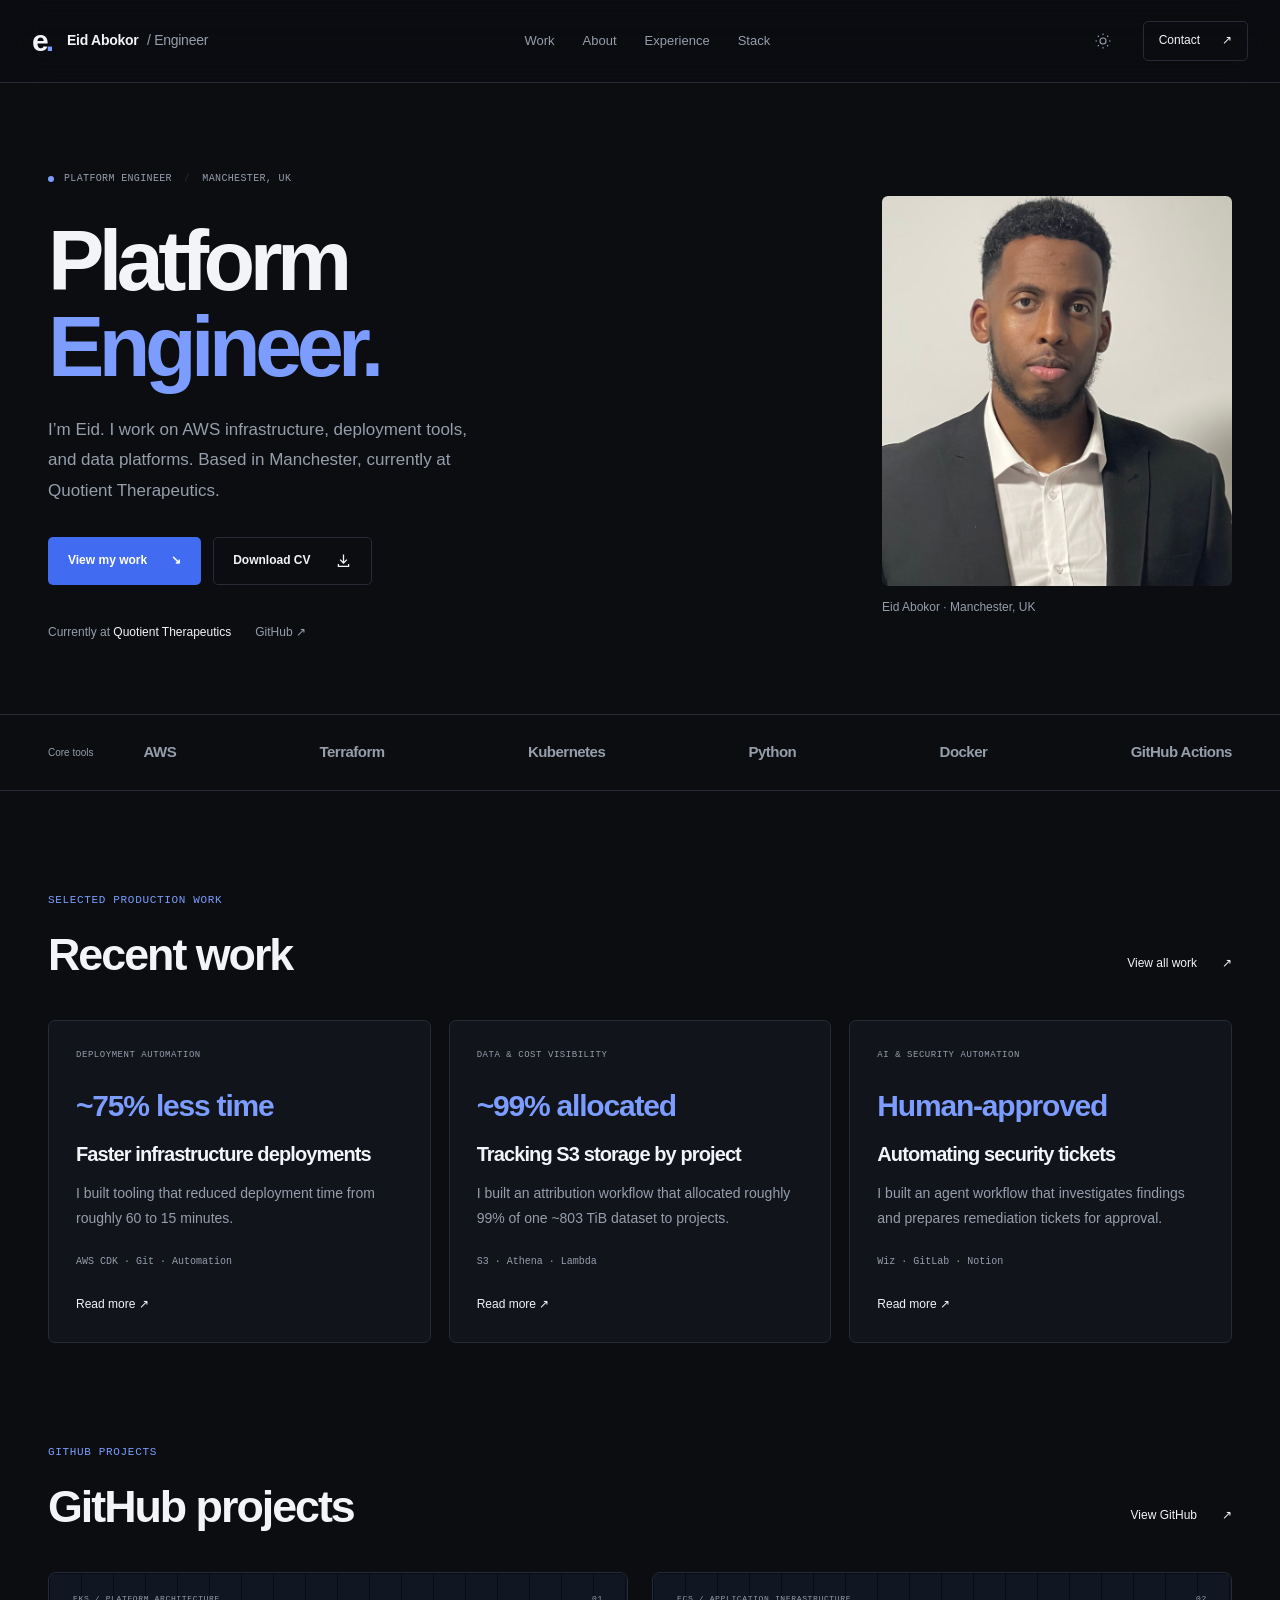
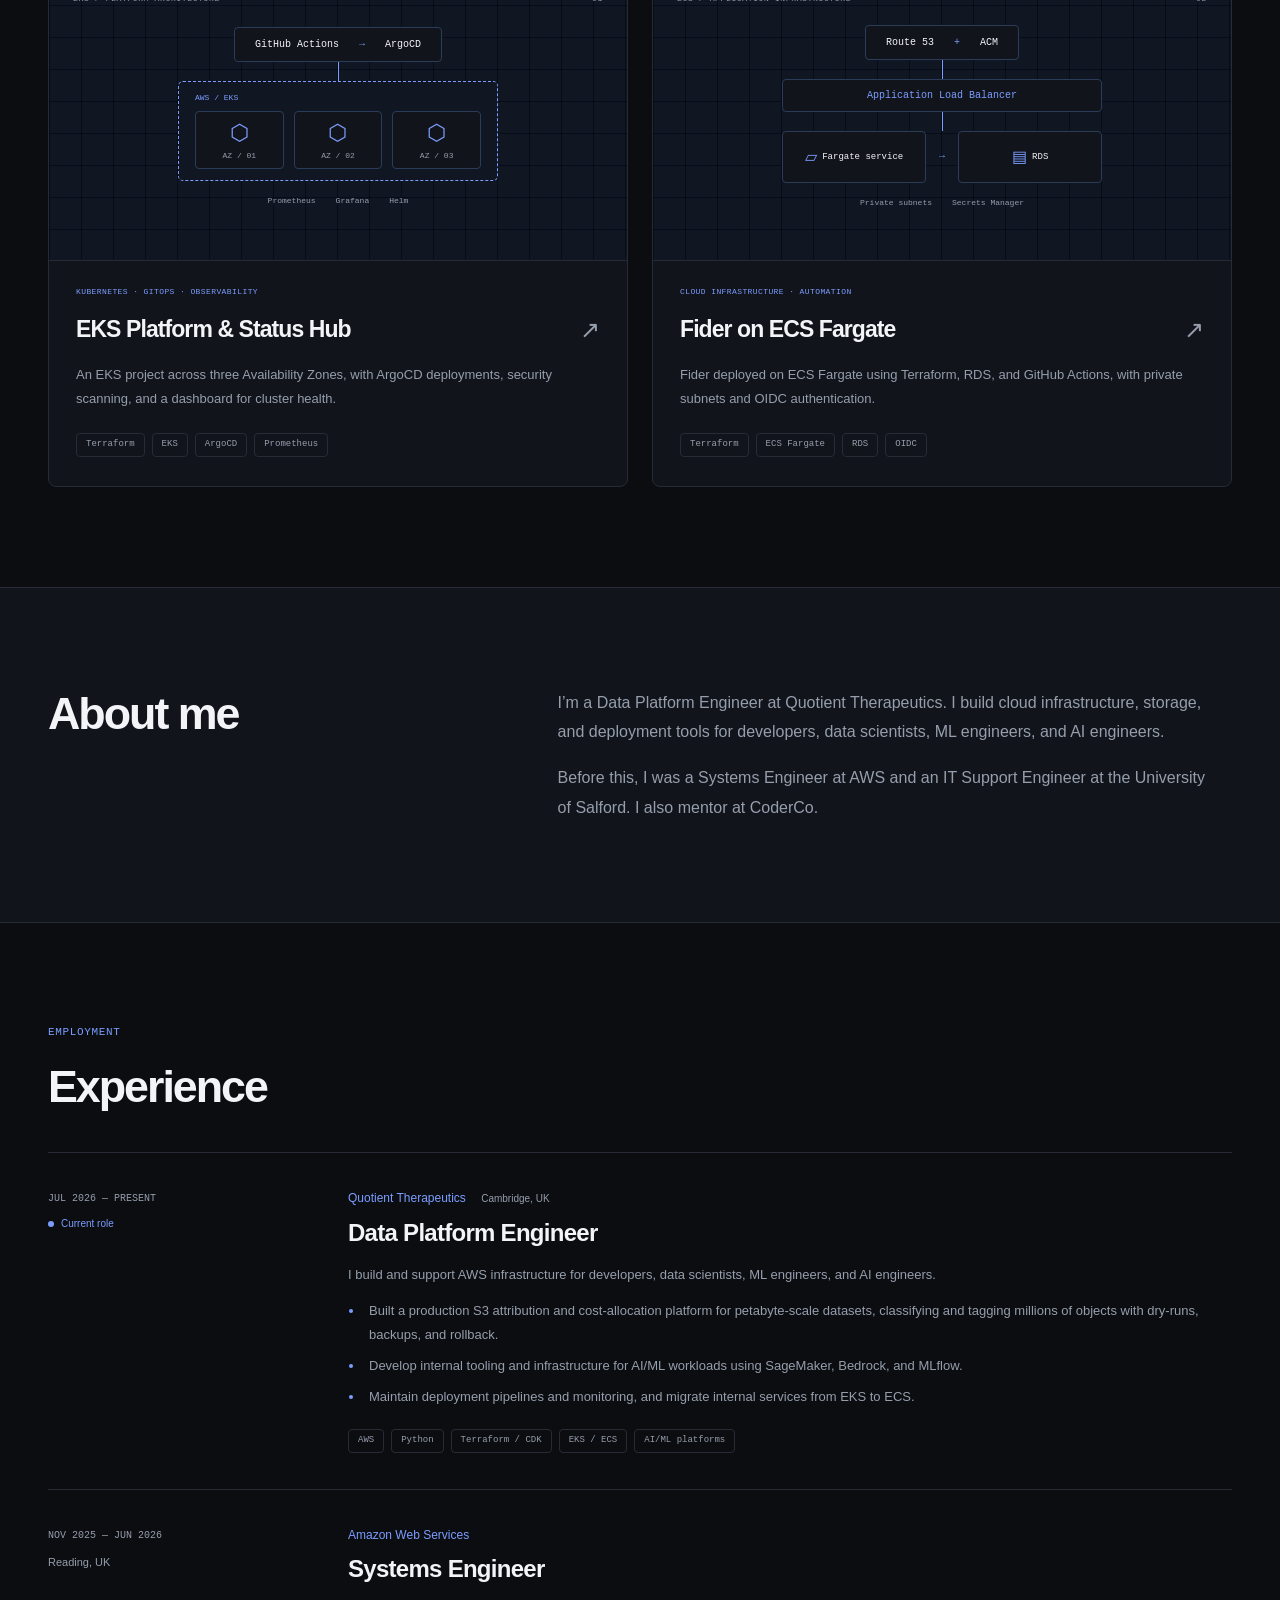
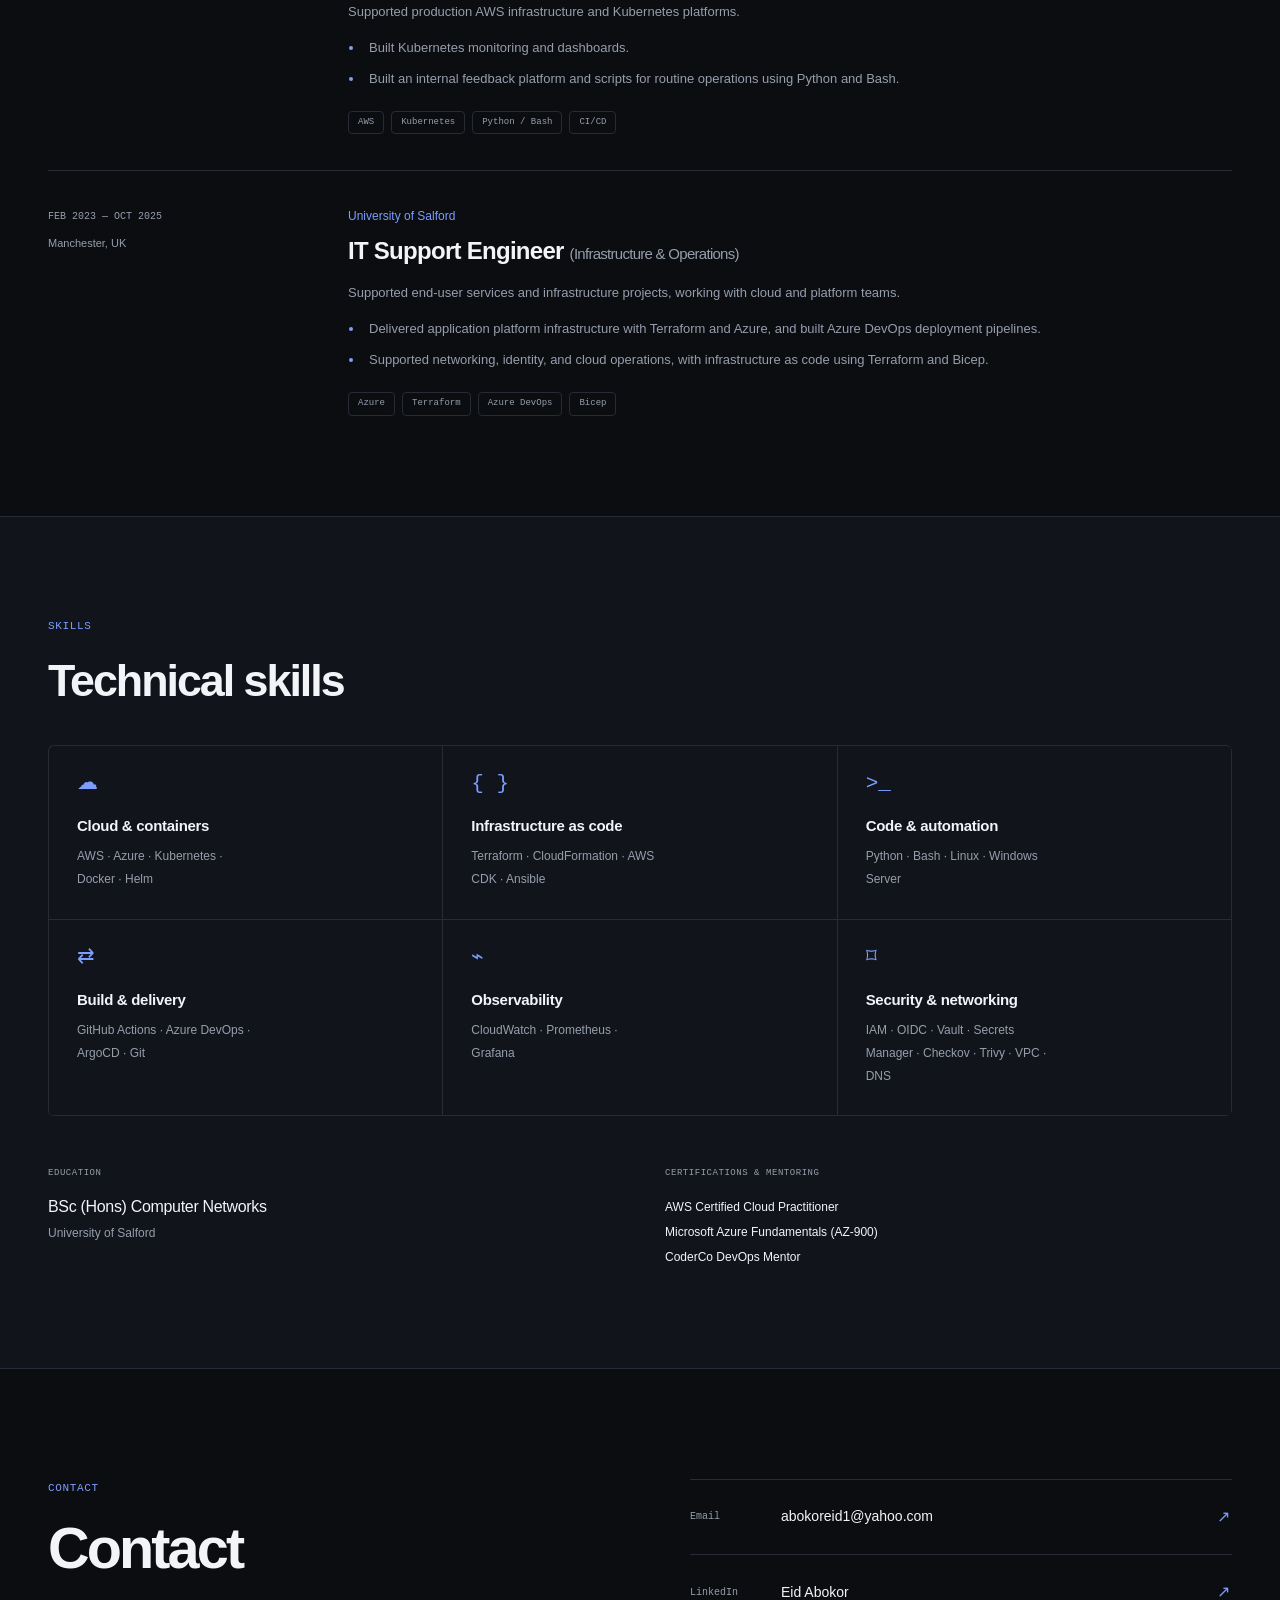
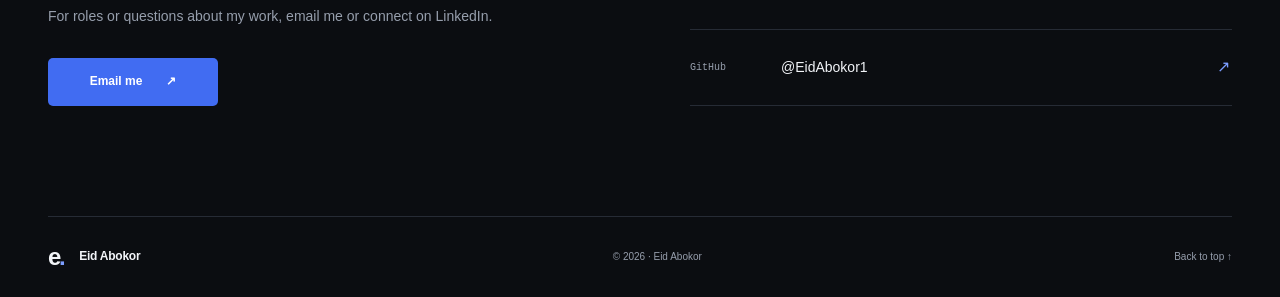
<file: index.html>
<!doctype html>
<html lang="en" data-theme="dark">
<head>
  <meta charset="UTF-8" />
  <meta name="viewport" content="width=device-width, initial-scale=1.0" />
  <meta name="description" content="Eid Abokor — Platform Engineer in Manchester. Building reliable cloud infrastructure, developer tooling, and automation with AWS, Terraform, Python, and Kubernetes." />
  <meta name="theme-color" content="#0b0d11" />
  <title>Eid Abokor | Platform Engineer</title>
  <script>try{document.documentElement.dataset.theme=localStorage.getItem('eid-portfolio-theme')==='light'?'light':'dark'}catch{}</script>
  <link rel="stylesheet" href="styles.css" />
  <script src="script.js" defer></script>
</head>
<body>
  <a class="skip-link" href="#main">Skip to content</a>
  <header class="site-header"><div class="header-inner">
    <a class="brand" href="#top" aria-label="Eid Abokor, home"><span class="brand-mark">e<span>.</span></span><span>Eid Abokor<span class="brand-role"> / Engineer</span></span></a>
    <nav class="site-nav" id="site-nav" aria-label="Primary navigation"><a href="work.html">Work</a><a href="#about">About</a><a href="#experience">Experience</a><a href="#stack">Stack</a></nav>
    <div class="header-actions"><button class="theme-toggle" type="button" aria-label="Switch to light mode"><svg viewBox="0 0 24 24" fill="none" stroke="currentColor" stroke-width="1.5" aria-hidden="true"><circle cx="12" cy="12" r="4"/><path d="M12 2v2m0 16v2M2 12h2m16 0h2M5 5l1.5 1.5m11 11L19 19M5 19l1.5-1.5m11-11L19 5"/></svg></button><a class="header-contact" href="#contact">Contact <span aria-hidden="true">↗</span></a><button class="menu-button" type="button" aria-expanded="false" aria-controls="site-nav" aria-label="Open navigation"><span></span><span></span></button></div>
  </div></header>
  <main id="main">
    <section class="hero container" id="top">
      <div class="hero-copy"><p class="eyebrow"><span class="status-dot"></span> Platform Engineer <span class="eyebrow-divider">/</span> Manchester, UK</p><h1>Platform<br /><span>Engineer.</span></h1><p class="hero-summary">I’m Eid. I work on AWS infrastructure, deployment tools, and data platforms. Based in Manchester, currently at Quotient Therapeutics.</p><div class="hero-actions"><a class="button primary" href="work.html">View my work <span aria-hidden="true">↘</span></a><a class="button secondary" href="assets/Eid_Abokor_CV_2026-09-17.pdf" download>Download CV <svg viewBox="0 0 20 20" fill="none" stroke="currentColor" stroke-width="1.5" aria-hidden="true"><path d="M10 3v10m-4-4 4 4 4-4M4 14v3h12v-3"/></svg></a></div><div class="hero-footnote"><span>Currently at <strong>Quotient Therapeutics</strong></span><a href="https://github.com/EidAbokor1" target="_blank" rel="noreferrer">GitHub ↗</a></div></div>
      <figure class="hero-portrait"><img src="assets/eid-abokor.jpeg" alt="Eid Abokor" width="420" height="480" fetchpriority="high" /><figcaption>Eid Abokor · Manchester, UK</figcaption></figure>
    </section>
    <div class="technology-strip"><div class="container"><p>Core tools</p><ul aria-label="Core technologies"><li>AWS</li><li>Terraform</li><li>Kubernetes</li><li>Python</li><li>Docker</li><li>GitHub Actions</li></ul></div></div>

    <section class="section container impact-section" aria-labelledby="impact-heading">
      <div class="section-heading"><div><p class="eyebrow section-index">SELECTED PRODUCTION WORK</p><h2 id="impact-heading">Recent work</h2></div><a class="text-link" href="work.html">View all work <span aria-hidden="true">↗</span></a></div>
      <div class="impact-grid">
        <a href="work.html#cdk-orchestration"><span class="eyebrow">DEPLOYMENT AUTOMATION</span><strong>~75% less time</strong><h3>Faster infrastructure deployments</h3><p>I built tooling that reduced deployment time from roughly 60 to 15 minutes.</p><span class="impact-stack">AWS CDK · Git · Automation</span><span class="impact-link">Read more ↗</span></a>
        <a href="work.html#s3-platform"><span class="eyebrow">DATA &amp; COST VISIBILITY</span><strong>~99% allocated</strong><h3>Tracking S3 storage by project</h3><p>I built an attribution workflow that allocated roughly 99% of one ~803 TiB dataset to projects.</p><span class="impact-stack">S3 · Athena · Lambda</span><span class="impact-link">Read more ↗</span></a>
        <a href="work.html#security-automation"><span class="eyebrow">AI &amp; SECURITY AUTOMATION</span><strong>Human-approved</strong><h3>Automating security tickets</h3><p>I built an agent workflow that investigates findings and prepares remediation tickets for approval.</p><span class="impact-stack">Wiz · GitLab · Notion</span><span class="impact-link">Read more ↗</span></a>
      </div>
    </section>

    <section class="section container" id="projects"><div class="section-heading"><div><p class="eyebrow section-index">GITHUB PROJECTS</p><h2>GitHub projects</h2></div><a class="text-link" href="https://github.com/EidAbokor1" target="_blank" rel="noreferrer">View GitHub <span aria-hidden="true">↗</span></a></div>
      <div class="project-grid">
        <a class="project-card" href="https://github.com/EidAbokor1/EKS-Status-Hub" target="_blank" rel="noreferrer"><div class="project-art" aria-hidden="true"><div class="diagram-heading"><span>EKS / PLATFORM ARCHITECTURE</span><span>01</span></div><div class="eks-diagram"><div class="diagram-source">GitHub Actions <span>→</span> ArgoCD</div><div class="diagram-line"></div><div class="cluster-boundary"><span class="cluster-label">AWS / EKS</span><div class="cluster-nodes"><div><span>⬡</span>AZ / 01</div><div><span>⬡</span>AZ / 02</div><div><span>⬡</span>AZ / 03</div></div></div><div class="diagram-bottom"><span>Prometheus</span><span>Grafana</span><span>Helm</span></div></div></div><div class="project-body"><p class="project-category">KUBERNETES · GITOPS · OBSERVABILITY</p><div class="project-title"><h3>EKS Platform &amp; Status Hub</h3><span class="project-arrow" aria-hidden="true">↗</span></div><p>An EKS project across three Availability Zones, with ArgoCD deployments, security scanning, and a dashboard for cluster health.</p><div class="tags"><span>Terraform</span><span>EKS</span><span>ArgoCD</span><span>Prometheus</span></div></div></a>
        <a class="project-card" href="https://github.com/EidAbokor1/ECS-FIDER-APP" target="_blank" rel="noreferrer"><div class="project-art" aria-hidden="true"><div class="diagram-heading"><span>ECS / APPLICATION INFRASTRUCTURE</span><span>02</span></div><div class="ecs-diagram"><div class="edge-node">Route 53 <span>+</span> ACM</div><div class="diagram-line"></div><div class="load-balancer">Application Load Balancer</div><div class="diagram-line"></div><div class="service-row"><div><span>▱</span> Fargate service</div><span>→</span><div><span>▤</span> RDS</div></div><div class="diagram-bottom"><span>Private subnets</span><span>Secrets Manager</span></div></div></div><div class="project-body"><p class="project-category">CLOUD INFRASTRUCTURE · AUTOMATION</p><div class="project-title"><h3>Fider on ECS Fargate</h3><span class="project-arrow" aria-hidden="true">↗</span></div><p>Fider deployed on ECS Fargate using Terraform, RDS, and GitHub Actions, with private subnets and OIDC authentication.</p><div class="tags"><span>Terraform</span><span>ECS Fargate</span><span>RDS</span><span>OIDC</span></div></div></a>
      </div>

    </section>

    <section class="about-section" id="about"><div class="section container about-plain"><h2>About me</h2><div><p>I’m a Data Platform Engineer at Quotient Therapeutics. I build cloud infrastructure, storage, and deployment tools for developers, data scientists, ML engineers, and AI engineers.</p><p>Before this, I was a Systems Engineer at AWS and an IT Support Engineer at the University of Salford. I also mentor at CoderCo.</p></div></div></section>

    <section class="section container" id="experience"><div class="section-heading"><div><p class="eyebrow section-index">EMPLOYMENT</p><h2>Experience</h2></div></div><div class="experience-list">
      <article class="experience-item"><div class="experience-meta"><p>JUL 2026 — PRESENT</p><span class="current-badge"><span class="status-dot"></span> Current role</span></div><div class="experience-detail"><p class="company">Quotient Therapeutics <span>Cambridge, UK</span></p><h3>Data Platform Engineer</h3><p>I build and support AWS infrastructure for developers, data scientists, ML engineers, and AI engineers.</p><ul><li>Built a production S3 attribution and cost-allocation platform for petabyte-scale datasets, classifying and tagging millions of objects with dry-runs, backups, and rollback.</li><li>Develop internal tooling and infrastructure for AI/ML workloads using SageMaker, Bedrock, and MLflow.</li><li>Maintain deployment pipelines and monitoring, and migrate internal services from EKS to ECS.</li></ul><div class="tags"><span>AWS</span><span>Python</span><span>Terraform / CDK</span><span>EKS / ECS</span><span>AI/ML platforms</span></div></div></article>
      <article class="experience-item"><div class="experience-meta"><p>NOV 2025 — JUN 2026</p><span>Reading, UK</span></div><div class="experience-detail"><p class="company">Amazon Web Services</p><h3>Systems Engineer</h3><p>Supported production AWS infrastructure and Kubernetes platforms.</p><ul><li>Built Kubernetes monitoring and dashboards.</li><li>Built an internal feedback platform and scripts for routine operations using Python and Bash.</li></ul><div class="tags"><span>AWS</span><span>Kubernetes</span><span>Python / Bash</span><span>CI/CD</span></div></div></article>
      <article class="experience-item"><div class="experience-meta"><p>FEB 2023 — OCT 2025</p><span>Manchester, UK</span></div><div class="experience-detail"><p class="company">University of Salford</p><h3>IT Support Engineer <span>(Infrastructure &amp; Operations)</span></h3><p>Supported end-user services and infrastructure projects, working with cloud and platform teams.</p><ul><li>Delivered application platform infrastructure with Terraform and Azure, and built Azure DevOps deployment pipelines.</li><li>Supported networking, identity, and cloud operations, with infrastructure as code using Terraform and Bicep.</li></ul><div class="tags"><span>Azure</span><span>Terraform</span><span>Azure DevOps</span><span>Bicep</span></div></div></article>
    </div></section>

    <section class="stack-section" id="stack"><div class="section container"><div class="section-heading"><div><p class="eyebrow section-index">SKILLS</p><h2>Technical skills</h2></div></div><div class="stack-grid"><article><span class="stack-symbol" aria-hidden="true">☁</span><h3>Cloud &amp; containers</h3><p>AWS · Azure · Kubernetes · Docker · Helm</p></article><article><span class="stack-symbol" aria-hidden="true">{ }</span><h3>Infrastructure as code</h3><p>Terraform · CloudFormation · AWS CDK · Ansible</p></article><article><span class="stack-symbol" aria-hidden="true">&gt;_</span><h3>Code &amp; automation</h3><p>Python · Bash · Linux · Windows Server</p></article><article><span class="stack-symbol" aria-hidden="true">⇄</span><h3>Build &amp; delivery</h3><p>GitHub Actions · Azure DevOps · ArgoCD · Git</p></article><article><span class="stack-symbol" aria-hidden="true">⌁</span><h3>Observability</h3><p>CloudWatch · Prometheus · Grafana</p></article><article><span class="stack-symbol" aria-hidden="true">⌑</span><h3>Security &amp; networking</h3><p>IAM · OIDC · Vault · Secrets Manager · Checkov · Trivy · VPC · DNS</p></article></div><div class="credentials"><div><p class="eyebrow">EDUCATION</p><h3>BSc (Hons) Computer Networks</h3><p>University of Salford</p></div><div><p class="eyebrow">CERTIFICATIONS &amp; MENTORING</p><p class="cert-name">AWS Certified Cloud Practitioner</p><p class="cert-name">Microsoft Azure Fundamentals (AZ-900)</p><p class="cert-name">CoderCo DevOps Mentor</p></div></div></div></section>

    <section class="contact container" id="contact"><div><p class="eyebrow section-index">CONTACT</p><h2>Contact</h2><p>For roles or questions about my work, email me or connect on LinkedIn.</p><a class="button primary" href="mailto:abokoreid1@yahoo.com">Email me <span aria-hidden="true">↗</span></a></div><div class="contact-links"><a href="mailto:abokoreid1@yahoo.com"><span>Email</span><strong>abokoreid1@yahoo.com</strong><span aria-hidden="true">↗</span></a><a href="https://www.linkedin.com/in/eid-abokor-6733911a1/" target="_blank" rel="noreferrer"><span>LinkedIn</span><strong>Eid Abokor</strong><span aria-hidden="true">↗</span></a><a href="https://github.com/EidAbokor1" target="_blank" rel="noreferrer"><span>GitHub</span><strong>@EidAbokor1</strong><span aria-hidden="true">↗</span></a></div></section>
  </main>
  <footer class="container"><a class="brand" href="#top"><span class="brand-mark">e<span>.</span></span><span>Eid Abokor</span></a><p>© <span id="year">2026</span> · Eid Abokor</p><a class="back-top" href="#top">Back to top ↑</a></footer>
</body>
</html>
</file>
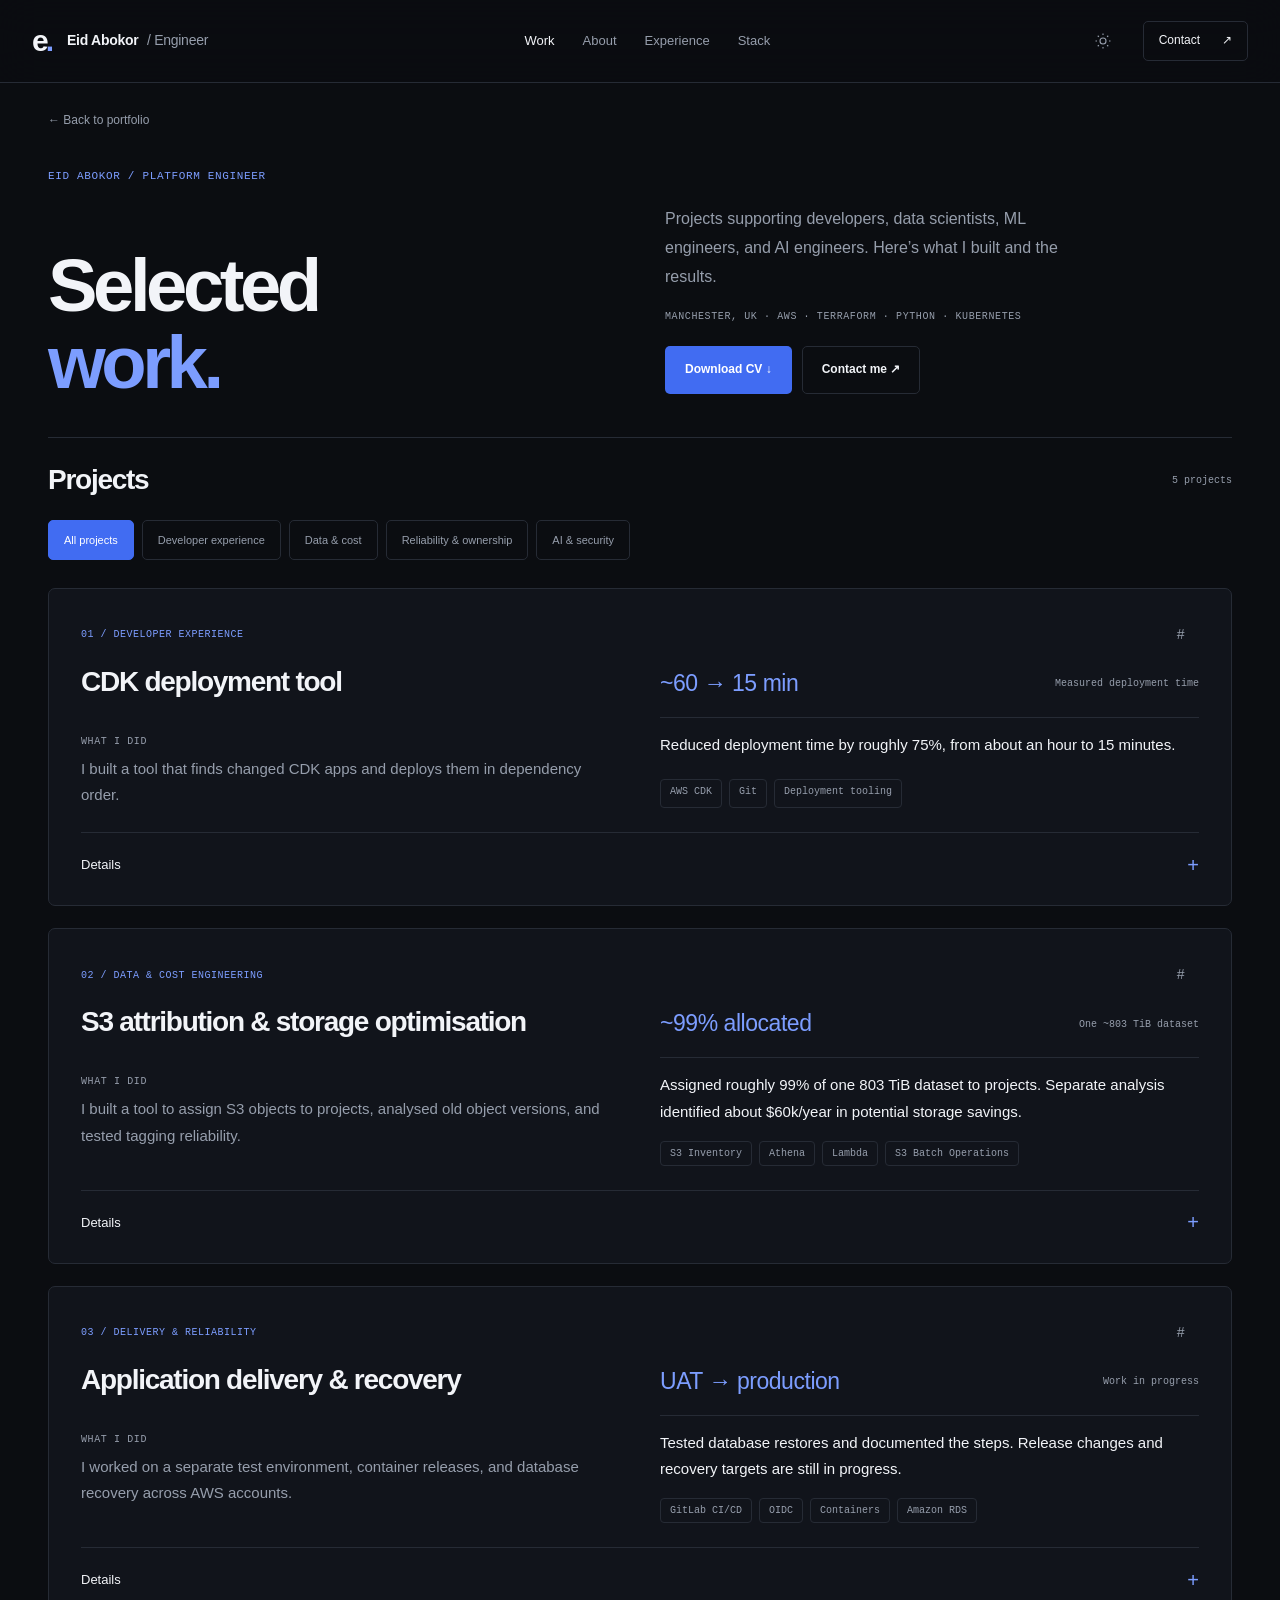
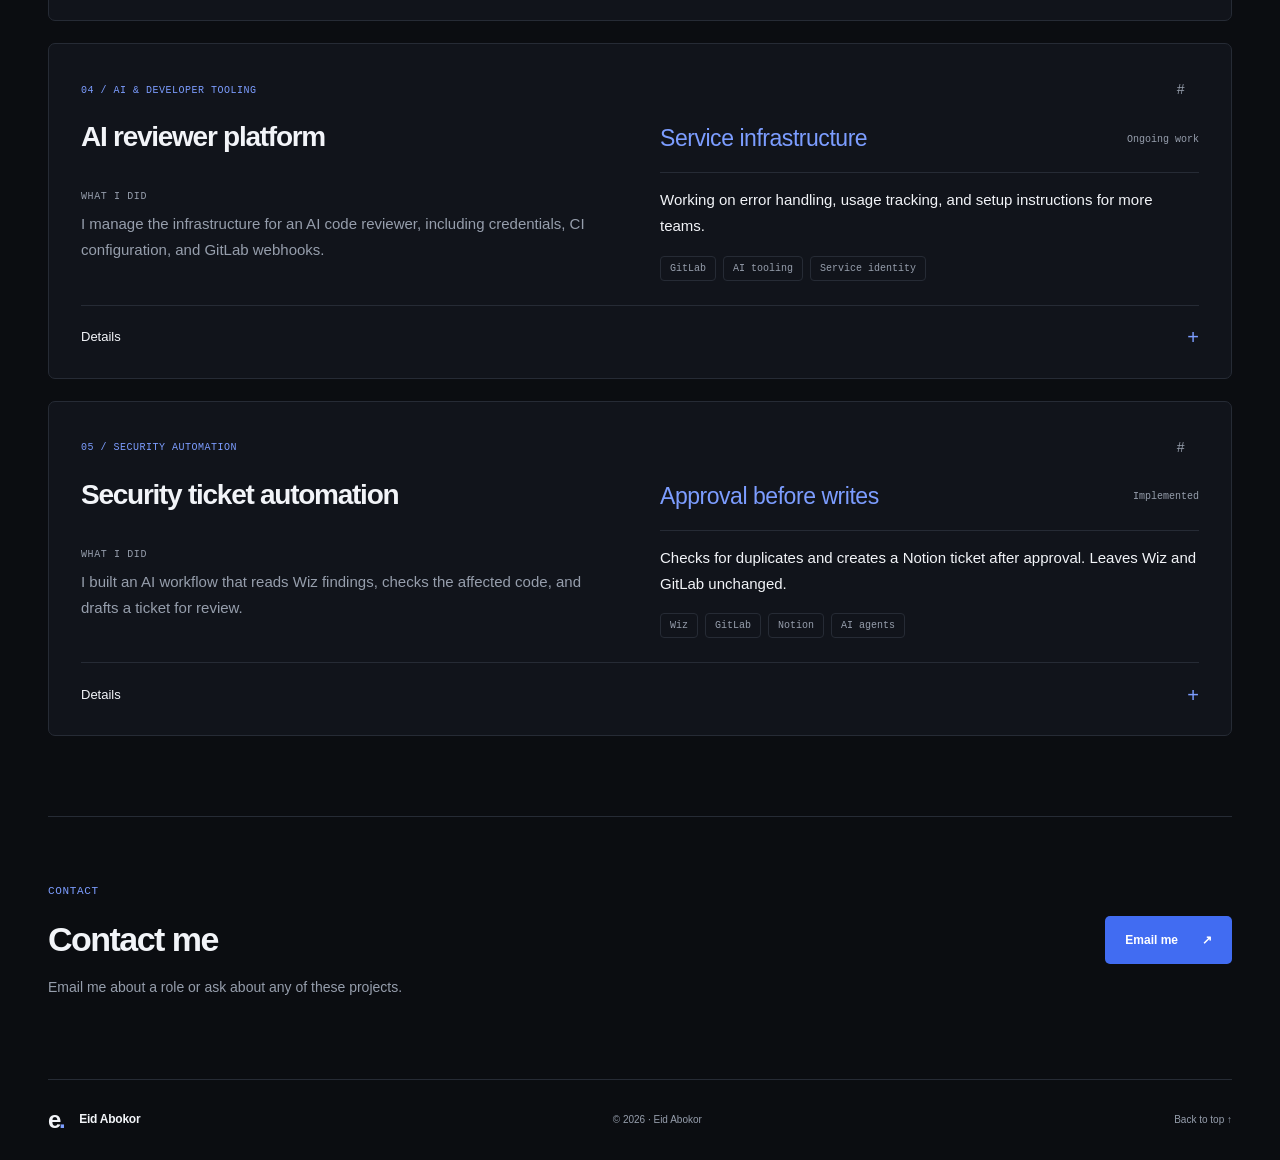
<file: work.html>
<!doctype html>
<html lang="en" data-theme="dark">
<head>
  <meta charset="UTF-8" />
  <meta name="viewport" content="width=device-width, initial-scale=1.0" />
  <meta name="description" content="Platform engineering stories by Eid Abokor: deployment tooling, S3 attribution, cloud cost analysis, reliability, and AI workflows." />
  <meta name="theme-color" content="#0b0d11" />
  <title>Selected work | Eid Abokor</title>
  <script>try{document.documentElement.dataset.theme=localStorage.getItem('eid-portfolio-theme')==='light'?'light':'dark'}catch{}</script>
  <link rel="stylesheet" href="styles.css" />
  <link rel="stylesheet" href="work.css" />
  <script src="script.js" defer></script>
  <script src="work.js" defer></script>
</head>
<body>
  <a class="skip-link" href="#main">Skip to content</a>
  <header class="site-header"><div class="header-inner">
    <a class="brand" href="index.html" aria-label="Eid Abokor, home"><span class="brand-mark">e<span>.</span></span><span>Eid Abokor<span class="brand-role"> / Engineer</span></span></a>
    <nav class="site-nav" id="site-nav" aria-label="Primary navigation"><a href="work.html" aria-current="page">Work</a><a href="index.html#about">About</a><a href="index.html#experience">Experience</a><a href="index.html#stack">Stack</a></nav>
    <div class="header-actions"><button class="theme-toggle" type="button" aria-label="Switch to light mode"><svg viewBox="0 0 24 24" fill="none" stroke="currentColor" stroke-width="1.5" aria-hidden="true"><circle cx="12" cy="12" r="4"/><path d="M12 2v2m0 16v2M2 12h2m16 0h2M5 5l1.5 1.5m11 11L19 19M5 19l1.5-1.5m11-11L19 5"/></svg></button><a class="header-contact" href="index.html#contact">Contact <span aria-hidden="true">↗</span></a><button class="menu-button" type="button" aria-expanded="false" aria-controls="site-nav" aria-label="Open navigation"><span></span><span></span></button></div>
  </div></header>
  <main id="main">
    <section class="work-hero container" id="top">
      <a class="text-link work-back" href="index.html">← Back to portfolio</a>
      <p class="eyebrow section-index">EID ABOKOR / PLATFORM ENGINEER</p>
      <div class="work-intro"><h1>Selected<br /><span>work.</span></h1><div><p>Projects supporting developers, data scientists, ML engineers, and AI engineers. Here’s what I built and the results.</p><p class="work-edition">MANCHESTER, UK · AWS · TERRAFORM · PYTHON · KUBERNETES</p><div class="work-actions"><a class="button primary" href="assets/Eid_Abokor_CV_2026-09-17.pdf" download>Download CV ↓</a><a class="button secondary" href="mailto:abokoreid1@yahoo.com">Contact me ↗</a></div></div></div>
    </section>
    <section class="container stories-section" aria-labelledby="stories-heading">
      <div class="stories-heading"><h2 id="stories-heading">Projects</h2><p id="story-count" role="status" aria-live="polite" aria-atomic="true">5 projects</p></div>
      <div class="story-filters" role="group" aria-label="Filter projects by topic" hidden>
        <button type="button" data-filter="all" aria-pressed="true">All projects</button>
        <button type="button" data-filter="delivery" aria-pressed="false">Developer experience</button>
        <button type="button" data-filter="data" aria-pressed="false">Data &amp; cost</button>
        <button type="button" data-filter="reliability" aria-pressed="false">Reliability &amp; ownership</button>
        <button type="button" data-filter="ai-security" aria-pressed="false">AI &amp; security</button>
      </div>
      <div class="story-grid">
        <article class="story-card" id="cdk-orchestration" data-category="delivery" aria-labelledby="cdk-orchestration-title">
          <div class="story-meta"><span>01 / Developer experience</span><a href="#cdk-orchestration" aria-label="Link to project: CDK deployment tool">#</a></div>
          <h3 id="cdk-orchestration-title">CDK deployment tool</h3>
          <p class="story-summary"><span class="contribution-label">WHAT I DID</span>I built a tool that finds changed CDK apps and deploys them in dependency order.</p>
          <div class="story-outcome"><strong>~60 → 15 min</strong><span>Measured deployment time</span></div>
          <p class="impact-description">Reduced deployment time by roughly 75%, from about an hour to 15 minutes.</p>
          <div class="tags"><span>AWS CDK</span><span>Git</span><span>Deployment tooling</span></div>
          <details><summary><span>Details</span><span class="detail-toggle" aria-hidden="true">+</span></summary><div class="story-details">
            <p>Deploying every CDK app in a repository took about an hour. I built a tool that maps Git changes to apps, checks dependencies, and deploys only what needs to change.</p><ul><li>Added change-only deployment and diff commands.</li><li>Replaced repeated Bash scripts with shared tooling and failure reports.</li></ul>
          </div></details>
        </article>
        <article class="story-card" id="s3-platform" data-category="data reliability" aria-labelledby="s3-platform-title">
          <div class="story-meta"><span>02 / Data &amp; cost engineering</span><a href="#s3-platform" aria-label="Link to project: S3 attribution &amp; storage optimisation">#</a></div>
          <h3 id="s3-platform-title">S3 attribution &amp; storage optimisation</h3>
          <p class="story-summary"><span class="contribution-label">WHAT I DID</span>I built a tool to assign S3 objects to projects, analysed old object versions, and tested tagging reliability.</p>
          <div class="story-outcome"><strong>~99% allocated</strong><span>One ~803 TiB dataset</span></div>
          <p class="impact-description">Assigned roughly 99% of one 803 TiB dataset to projects. Separate analysis identified about $60k/year in potential storage savings.</p>
          <div class="tags"><span>S3 Inventory</span><span>Athena</span><span>Lambda</span><span>S3 Batch Operations</span></div>
          <details><summary><span>Details</span><span class="detail-toggle" aria-hidden="true">+</span></summary><div class="story-details">
            <section class="project-chapter" id="s3-attribution" aria-labelledby="s3-attribution-heading"><h4 class="chapter-heading" id="s3-attribution-heading">Project attribution</h4><p>Storage ownership was unclear. I used S3 Inventory, Athena, Batch Operations, and Lambda to tag objects with their project. Objects without enough evidence stayed unallocated.</p><p>The process used version-aware manifests, dry runs, backups, and reconciliation. Existing unrelated tags were preserved.</p></section>
<section class="project-chapter" id="s3-costs" aria-labelledby="s3-costs-heading"><h4 class="chapter-heading" id="s3-costs-heading">Old object versions</h4><p>Inventory analysis found about 1.56 million noncurrent versions using roughly 210 TiB. This identified an estimated $60k in annual storage savings, subject to archive or deletion decisions. It is an estimate, not confirmed savings.</p></section>
<section class="project-chapter" id="lambda-concurrency" aria-labelledby="lambda-concurrency-heading"><h4 class="chapter-heading" id="lambda-concurrency-heading">Tagging reliability</h4><p>Higher Lambda concurrency caused more processing failures in testing. Lowering it improved reliability. I also explored ECS workers for more control over request rates and retries; moving runtimes alone would not remove pressure on S3.</p></section>
          </div></details>
        </article>
        <article class="story-card" id="application-platform" data-category="delivery reliability" aria-labelledby="application-platform-title">
          <div class="story-meta"><span>03 / Delivery &amp; reliability</span><a href="#application-platform" aria-label="Link to project: Application delivery &amp; recovery">#</a></div>
          <h3 id="application-platform-title">Application delivery &amp; recovery</h3>
          <p class="story-summary"><span class="contribution-label">WHAT I DID</span>I worked on a separate test environment, container releases, and database recovery across AWS accounts.</p>
          <div class="story-outcome"><strong>UAT → production</strong><span>Work in progress</span></div>
          <p class="impact-description">Tested database restores and documented the steps. Release changes and recovery targets are still in progress.</p>
          <div class="tags"><span>GitLab CI/CD</span><span>OIDC</span><span>Containers</span><span>Amazon RDS</span></div>
          <details><summary><span>Details</span><span class="detail-toggle" aria-hidden="true">+</span></summary><div class="story-details">
            <section class="project-chapter" id="immutable-promotion" aria-labelledby="immutable-promotion-heading"><h4 class="chapter-heading" id="immutable-promotion-heading">Testing and releases</h4><p>I worked on an isolated user acceptance testing (UAT) environment and a release process that promotes the same container image into production. I designed GitLab OIDC access with limited deployment permissions.</p></section>
<section class="project-chapter" id="disaster-recovery" aria-labelledby="disaster-recovery-heading"><h4 class="chapter-heading" id="disaster-recovery-heading">Database recovery</h4><p>I worked on RDS restore tests across AWS accounts, using an isolated recovery environment, and documented the recovery steps. Recovery time and data-loss targets are still being defined.</p></section>
<section class="project-chapter" id="golden-path" aria-labelledby="golden-path-heading"><h4 class="chapter-heading" id="golden-path-heading">Related deployment work</h4><p>I also worked on shared deployment patterns: application repositories handle releases, while the platform manages infrastructure, permissions, and approval stages. The aim is to reduce manual steps and conflicting configuration changes.</p></section>
          </div></details>
        </article>
        <article class="story-card" id="ai-reviewer" data-category="ai-security" aria-labelledby="ai-reviewer-title">
          <div class="story-meta"><span>04 / AI &amp; developer tooling</span><a href="#ai-reviewer" aria-label="Link to project: AI reviewer platform">#</a></div>
          <h3 id="ai-reviewer-title">AI reviewer platform</h3>
          <p class="story-summary"><span class="contribution-label">WHAT I DID</span>I manage the infrastructure for an AI code reviewer, including credentials, CI configuration, and GitLab webhooks.</p>
          <div class="story-outcome"><strong>Service infrastructure</strong><span>Ongoing work</span></div>
          <p class="impact-description">Working on error handling, usage tracking, and setup instructions for more teams.</p>
          <div class="tags"><span>GitLab</span><span>AI tooling</span><span>Service identity</span></div>
          <details><summary><span>Details</span><span class="detail-toggle" aria-hidden="true">+</span></summary><div class="story-details">
            <p>The reviewer already had working GitLab hooks. My part is the service infrastructure: service accounts, API credentials, CI settings, webhook failures, and usage costs. Another engineer handles the model and review quality.</p><p>I kept the reviewer’s read-only restrictions and used dry runs when testing on real merge requests. Documentation and onboarding for additional projects are ongoing.</p>
          </div></details>
        </article>
        <article class="story-card" id="security-automation" data-category="ai-security" aria-labelledby="security-automation-title">
          <div class="story-meta"><span>05 / Security automation</span><a href="#security-automation" aria-label="Link to project: Security ticket automation">#</a></div>
          <h3 id="security-automation-title">Security ticket automation</h3>
          <p class="story-summary"><span class="contribution-label">WHAT I DID</span>I built an AI workflow that reads Wiz findings, checks the affected code, and drafts a ticket for review.</p>
          <div class="story-outcome"><strong>Approval before writes</strong><span>Implemented</span></div>
          <p class="impact-description">Checks for duplicates and creates a Notion ticket after approval. Leaves Wiz and GitLab unchanged.</p>
          <div class="tags"><span>Wiz</span><span>GitLab</span><span>Notion</span><span>AI agents</span></div>
          <details><summary><span>Details</span><span class="detail-toggle" aria-hidden="true">+</span></summary><div class="story-details">
            <p>Investigating a Wiz alert meant finding the affected repository, checking ownership, and writing a ticket by hand. I connected Wiz, GitLab, and Notion to prepare that work.</p><ul><li>Read the finding and locate the affected repository or dependency.</li><li>Check Git history for likely ownership and Notion for duplicate tickets.</li><li>Draft a ticket with evidence and remediation steps.</li><li>Create one Notion ticket only after human approval.</li></ul>
          </div></details>
        </article>
      </div>
    </section>
    <section class="container work-closing" aria-labelledby="work-contact-heading"><div><p class="eyebrow section-index">CONTACT</p><h2 id="work-contact-heading">Contact me</h2><p>Email me about a role or ask about any of these projects.</p></div><a class="button primary" href="mailto:abokoreid1@yahoo.com">Email me <span aria-hidden="true">↗</span></a></section>
  </main>
  <footer class="container"><a class="brand" href="index.html"><span class="brand-mark">e<span>.</span></span><span>Eid Abokor</span></a><p>© <span id="year">2026</span> · Eid Abokor</p><a class="back-top" href="#top">Back to top ↑</a></footer>
</body>
</html>
</file>
<file: styles.css>
/* Theme tokens */
:root{color-scheme:dark;--bg:#0b0d11;--surface:#11141b;--surface-2:#171c25;--text:#f2f4f8;--muted:#969eac;--line:#262b35;--accent:#7c9dff;--blue:#416cf2;--diagram:#101723;--diagram-line:#2b3c59;--mono:"SFMono-Regular",Consolas,"Liberation Mono",monospace;font-family:Inter,-apple-system,BlinkMacSystemFont,"Segoe UI",sans-serif}
[data-theme="light"]{color-scheme:light;--bg:#fafbfe;--surface:#f0f3f9;--surface-2:#e7ecf5;--text:#151b28;--muted:#586477;--line:#d5dce8;--accent:#315bc6;--blue:#345ed7;--diagram:#eaf0fb;--diagram-line:#b9c9e8}
*{box-sizing:border-box}html{scroll-behavior:smooth;scroll-padding-top:100px}body{margin:0;background:var(--bg);color:var(--text);font-size:16px;line-height:1.65;-webkit-font-smoothing:antialiased}a{color:inherit;text-decoration:none}button{font:inherit}button,a{-webkit-tap-highlight-color:transparent;touch-action:manipulation}a:focus-visible,button:focus-visible{outline:2px solid var(--accent);outline-offset:6px}::selection{background:var(--blue);color:white}img,svg{display:block;max-width:100%}h1,h2,h3,p{margin:0}h1,h2,h3{line-height:1.13;letter-spacing:-.045em}h1,h2{text-wrap:balance}p{overflow-wrap:break-word}.container{width:min(1184px,calc(100% - 96px));margin-inline:auto}.skip-link{position:fixed;top:-80px;left:20px;padding:12px 20px;background:var(--blue);color:white;z-index:100}.skip-link:focus{top:12px}.eyebrow{display:flex;align-items:center;gap:10px;font-family:var(--mono);font-size:11px;font-weight:500;letter-spacing:.06em;text-transform:uppercase}.status-dot{display:inline-block;width:6px;height:6px;flex:none;border-radius:50%;background:var(--accent)}.eyebrow-divider{color:var(--line);margin-inline:2px}.section-index{color:var(--accent);margin-bottom:20px}.text-muted{color:var(--muted)}
/* Navigation */
.site-header{position:sticky;top:0;z-index:20;border-bottom:1px solid var(--line);background:var(--bg);background:color-mix(in srgb,var(--bg) 92%,transparent);backdrop-filter:blur(20px)}.header-inner{width:min(1344px,calc(100% - 64px));margin:auto;display:flex;align-items:center;justify-content:space-between;min-height:82px;gap:28px}.brand{display:inline-flex;align-items:center;gap:12px;font-size:14px;font-weight:650;letter-spacing:-.02em;white-space:nowrap}.brand-mark{font-size:30px;line-height:1;font-weight:750;letter-spacing:-.1em;margin-right:4px}.brand-mark>span{color:var(--accent)}.brand-role{color:var(--muted);font-weight:400;margin-left:5px}.site-nav{display:flex;gap:28px}.site-nav a{font-size:13px;color:var(--muted);transition:color .2s}.site-nav a:hover,.site-nav a[aria-current]{color:var(--text)}.header-actions{display:flex;align-items:center;gap:20px}.header-contact{display:flex;gap:22px;font-size:12px;border:1px solid var(--line);padding:9px 15px;border-radius:5px}.header-contact:hover{border-color:var(--accent)}.theme-toggle,.menu-button{border:0;padding:7px;background:none;color:var(--muted);cursor:pointer;min-width:36px;min-height:36px}.theme-toggle svg{width:18px;height:18px}.menu-button{display:none}.menu-button span{width:19px;height:1px;display:block;background:currentColor;margin:6px auto}
/* Hero and architecture illustration */
.hero{display:grid;grid-template-columns:1.08fr 1fr;align-items:center;gap:70px;padding-block:88px 72px}.hero .eyebrow{color:var(--muted);font-size:10px;letter-spacing:.035em;margin-bottom:30px}.hero h1{font-size:clamp(64px,6.6vw,92px);font-weight:650;line-height:1.02;letter-spacing:-.065em}.hero h1>span{color:var(--accent)}.hero-summary{max-width:420px;margin-top:25px;font-size:16px;line-height:1.8;color:var(--muted)}.hero-actions{display:flex;flex-wrap:wrap;gap:12px;margin-top:30px}.button{display:inline-flex;align-items:center;justify-content:center;gap:24px;min-height:48px;border:1px solid transparent;border-radius:5px;padding:12px 19px;font-size:12px;font-weight:600;transition:background .2s,transform .2s,border-color .2s}.button:hover{transform:translateY(-2px)}.button.primary{background:var(--blue);color:#fff}.button.primary:hover{background:#315bdd}.button.secondary{border-color:var(--line);background:transparent}.button.secondary:hover{border-color:var(--muted)}.button svg{width:17px;height:17px}.hero-footnote{display:flex;align-items:center;gap:24px;margin-top:38px;font-size:10px;color:var(--muted)}.hero-footnote strong{font-weight:500;color:var(--text)}.hero-footnote a{white-space:nowrap}.platform-visual{position:relative;border:1px solid var(--line);border-radius:9px;background:var(--surface);box-shadow:0 25px 65px -35px #0009;transform:translateY(7px)}.visual-header,.visual-footer{display:flex;align-items:center;justify-content:space-between;gap:12px;font-family:var(--mono);font-size:10px;color:var(--muted)}.visual-header{padding:17px 20px;border-bottom:1px solid var(--line)}.visual-header>span:first-child{display:flex;align-items:center;gap:10px}.file-icon{font-size:16px;color:var(--accent)}.architecture{padding:25px 28px;background-image:radial-gradient(var(--line) .7px,transparent .7px);background-size:16px 16px}.architecture-label{display:flex;justify-content:space-between;margin-bottom:22px;font:9px var(--mono);letter-spacing:.08em;color:var(--muted)}.architecture-node{display:flex;gap:17px;align-items:center;background:var(--surface);padding:19px 18px;border:1px solid var(--line);border-radius:5px}.source-node{border-color:var(--diagram-line)}.node-icon{display:grid;place-items:center;width:36px;height:36px;background:var(--surface-2);border:1px solid var(--line);border-radius:5px;color:var(--accent);font:15px var(--mono);flex:none}.node-kicker{display:block;font:8px var(--mono);letter-spacing:.08em;color:var(--muted);margin-bottom:7px}.architecture strong{display:block;font-size:13px;font-weight:550;line-height:1.4;letter-spacing:-.015em}.architecture p{font:9px var(--mono);color:var(--muted);margin-top:5px}.node-check{margin-left:auto;color:var(--accent)}.connector{height:36px;border-left:1px solid var(--diagram-line);margin-left:36px;display:flex;align-items:center;padding-left:13px;position:relative}.connector:after{content:"";position:absolute;bottom:0;left:-3px;width:5px;height:5px;border-right:1px solid var(--accent);border-bottom:1px solid var(--accent);transform:rotate(45deg)}.connector span{font:8px var(--mono);color:var(--muted);background:var(--surface);padding:2px 4px}.runtime-row{display:grid;grid-template-columns:1fr 1fr;gap:12px}.runtime-row>div{padding:17px;border:1px solid var(--diagram-line);border-radius:5px;background:var(--diagram)}.runtime-row strong{display:flex;align-items:center;gap:8px}.runtime-icon{font-size:20px;color:var(--accent);line-height:1}.runtime-row p{margin-left:25px}.observability{display:flex;gap:12px;align-items:center;margin-top:23px;color:var(--muted);font:9px var(--mono)}.observability>span:last-child{margin-left:auto;font-size:18px}.signal-icon{display:flex;align-items:center;gap:3px;height:18px}.signal-icon i{width:2px;height:8px;background:var(--accent)}.signal-icon i:nth-child(2){height:14px}.signal-icon i:nth-child(3){height:6px}.signal-icon i:nth-child(4){height:18px}.signal-icon i:nth-child(5){height:11px}.visual-footer{border-top:1px solid var(--line);padding:13px 20px;font-size:8px}.visual-footer>span:first-child{display:flex;align-items:center;gap:7px}.visual-footer .status-dot{width:4px;height:4px}.technology-strip{border-block:1px solid var(--line)}.technology-strip>.container{display:flex;align-items:center;gap:50px;padding-block:25px}.technology-strip p{font-size:10px;color:var(--muted);white-space:nowrap}.technology-strip ul{display:flex;flex-wrap:wrap;justify-content:space-between;gap:20px;width:100%;margin:0;padding:0;list-style:none;color:var(--muted);font-weight:600;font-size:15px;letter-spacing:-.035em}
/* Project cards */
.section{padding-block:100px}.section-heading{display:flex;justify-content:space-between;align-items:flex-end;gap:30px;margin-bottom:40px}h2{font-size:clamp(32px,3.5vw,46px);font-weight:580;letter-spacing:-.045em}.text-link{font-size:12px;display:flex;align-items:center;gap:25px;white-space:nowrap;padding-bottom:6px}.text-link:hover{color:var(--accent)}.project-grid{display:grid;grid-template-columns:1fr 1fr;gap:24px}.project-card{display:flex;flex-direction:column;border:1px solid var(--line);border-radius:8px;overflow:hidden;background:var(--surface);transition:border-color .2s,transform .2s}.project-card:hover{transform:translateY(-4px);border-color:var(--accent)}.project-art{height:288px;padding:21px 24px;background:var(--diagram);border-bottom:1px solid var(--line);background-image:linear-gradient(var(--diagram-line) 1px,transparent 1px),linear-gradient(90deg,var(--diagram-line) 1px,transparent 1px);background-size:32px 32px;background-blend-mode:soft-light}.diagram-heading{display:flex;justify-content:space-between;font:8px var(--mono);color:var(--muted);letter-spacing:.08em}.eks-diagram,.ecs-diagram{max-width:320px;margin:24px auto 0;text-align:center;font:10px var(--mono)}.diagram-source,.edge-node{display:inline-flex;align-items:center;gap:20px;padding:11px 20px;border:1px solid var(--diagram-line);background:var(--surface);border-radius:4px}.diagram-source span,.edge-node span{color:var(--accent)}.diagram-line{height:19px;width:1px;margin:auto;background:var(--accent)}.cluster-boundary{border:1px dashed var(--accent);border-radius:5px;padding:11px 16px;position:relative;background:var(--diagram)}.cluster-label{display:block;font-size:8px;text-align:left;color:var(--accent);margin-bottom:9px}.cluster-nodes{display:grid;grid-template-columns:repeat(3,1fr);gap:10px}.cluster-nodes>div{background:var(--surface);border:1px solid var(--diagram-line);border-radius:4px;padding:8px;font-size:8px;color:var(--muted)}.cluster-nodes span{display:block;font-size:22px;color:var(--accent);margin-bottom:4px}.diagram-bottom{display:flex;justify-content:center;gap:20px;font-size:8px;color:var(--muted);margin-top:15px}.load-balancer{padding:10px;border:1px solid var(--diagram-line);border-radius:4px;background:var(--surface);color:var(--accent)}.ecs-diagram{margin-top:22px}.service-row{display:flex;gap:13px;align-items:center}.service-row>div{background:var(--surface);border:1px solid var(--diagram-line);border-radius:4px;padding:15px 10px;flex:1;white-space:nowrap;font-size:9px}.service-row>span{color:var(--accent)}.service-row>div>span{color:var(--accent);font-size:16px;vertical-align:middle}.project-body{padding:26px 27px 29px;display:flex;flex-direction:column;flex:1}.project-category{font:8px var(--mono);letter-spacing:.05em;color:var(--accent);margin-bottom:14px}.project-title{display:flex;align-items:center;justify-content:space-between;gap:16px}.project-title h3{font-size:23px;letter-spacing:-.04em;font-weight:550}.project-arrow{font-size:24px;color:var(--muted)}.project-body>p:not(.project-category){font-size:13px;line-height:1.85;color:var(--muted);margin-block:14px 22px}.tags{display:flex;flex-wrap:wrap;gap:7px}.tags span{border:1px solid var(--line);padding:4px 9px;border-radius:4px;color:var(--muted);font:9px var(--mono);line-height:1.5}.project-body .tags{margin-top:auto}
/* About, experience, and skills */
.about-section,.stack-section{border-block:1px solid var(--line);background:var(--surface)}.about-grid{display:grid;grid-template-columns:.8fr 1.2fr;gap:110px}.about-profile .eyebrow{margin-bottom:28px}.profile-photo{max-width:320px;height:330px;border-radius:6px;overflow:hidden;background:var(--surface-2)}.profile-photo img{width:100%;height:100%;object-fit:cover;object-position:center 38%;filter:saturate(.65)}.profile-caption{max-width:320px;display:flex;justify-content:space-between;gap:10px;margin-top:14px;font-size:10px;color:var(--muted)}.profile-caption span:first-child{color:var(--text)}.about-copy h2{font-size:36px;line-height:1.2;margin-bottom:24px}.about-copy>p{font-size:14px;color:var(--muted);margin-top:16px;line-height:1.9}.focus-list{margin-top:28px}.focus-list>div{display:grid;grid-template-columns:26px 1fr;column-gap:14px;padding:17px 0;border-top:1px solid var(--line)}.focus-list>div>span{font:9px var(--mono);color:var(--accent);grid-row:span 2;padding-top:4px}.focus-list h3{font-size:14px;line-height:1.5;letter-spacing:-.02em;font-weight:550}.focus-list p{font-size:12px;color:var(--muted);margin-top:3px}.section-aside{font:10px var(--mono);color:var(--muted);padding-bottom:5px}.experience-item{display:grid;grid-template-columns:260px 1fr;gap:40px;border-top:1px solid var(--line);padding-block:36px}.experience-item:last-child{padding-bottom:0}.experience-meta>p{font:10px var(--mono);color:var(--muted);margin-top:4px}.experience-meta>span{display:inline-flex;align-items:center;gap:7px;margin-top:12px;font-size:11px;color:var(--muted)}.experience-meta .current-badge{color:var(--accent);font-size:10px}.company{font-size:12px;color:var(--accent);margin-bottom:10px}.company>span{color:var(--muted);font-size:10px;margin-left:12px}.experience-detail h3{font-size:24px;font-weight:550;letter-spacing:-.03em}.experience-detail h3>span{font-size:15px;color:var(--muted);font-weight:400}.experience-detail>p:not(.company),.experience-detail ul{font-size:13px;line-height:1.85;color:var(--muted)}.experience-detail>p:not(.company){margin-top:17px}.experience-detail ul{padding-left:16px;margin:12px 0 20px}.experience-detail li{padding-left:5px;margin-top:7px}.experience-detail li::marker{color:var(--accent)}.stack-grid{display:grid;grid-template-columns:repeat(3,1fr);border-left:1px solid var(--line);border-top:1px solid var(--line);border-radius:6px;overflow:hidden}.stack-grid article{padding:26px 28px 28px;border-right:1px solid var(--line);border-bottom:1px solid var(--line)}.stack-symbol{display:block;font:21px var(--mono);color:var(--accent);margin-bottom:22px;line-height:24px}.stack-grid h3{font-size:15px;font-weight:550;letter-spacing:-.02em;margin-bottom:10px}.stack-grid p{font-size:12px;color:var(--muted);line-height:1.9;max-width:28ch}.credentials{display:grid;grid-template-columns:1fr 1fr;gap:50px;margin-top:50px}.credentials .eyebrow{color:var(--muted);font-size:9px;margin-bottom:17px}.credentials h3{font-size:16px;font-weight:500;letter-spacing:-.02em;margin-bottom:8px}.credentials p:not(.eyebrow){font-size:12px;color:var(--muted);margin-top:5px}.credentials .cert-name{color:var(--text)!important}.in-progress{font:8px var(--mono);color:var(--accent);margin-left:8px;white-space:nowrap}
/* Contact and footer */
.contact{display:grid;grid-template-columns:1fr 1fr;align-items:center;gap:100px;padding-block:110px}.contact h2{font-size:clamp(40px,4.5vw,62px);line-height:1.08;letter-spacing:-.05em}.contact h2>span{color:var(--accent)}.contact p:not(.eyebrow){font-size:14px;color:var(--muted);margin-top:24px;line-height:1.9}.contact .button{margin-top:28px;min-width:170px}.contact-links>a{display:grid;grid-template-columns:75px 1fr 15px;gap:16px;align-items:center;border-bottom:1px solid var(--line);padding:24px 0}.contact-links>a:first-child{border-top:1px solid var(--line)}.contact-links>a>span:first-child{font:10px var(--mono);color:var(--muted)}.contact-links strong{font-weight:450;font-size:14px;overflow-wrap:anywhere}.contact-links>a>span:last-child{color:var(--accent)}.contact-links a:hover strong{color:var(--accent)}footer.container{display:flex;align-items:center;justify-content:space-between;gap:20px;border-top:1px solid var(--line);padding-block:28px}footer .brand{font-size:12px}footer .brand-mark{font-size:24px}footer p,.back-top{font-size:10px;color:var(--muted)}
/* Responsive layouts */
@media(min-width:1500px){.hero{padding-block:110px 100px;gap:100px}.hero h1{font-size:100px}}
@media(max-width:1100px){.container{width:calc(100% - 64px)}.hero{gap:35px;padding-block:68px}.hero h1{font-size:76px}.architecture{padding:22px 18px}.hero-footnote{gap:15px;flex-wrap:wrap}.brand-role{display:none}.about-grid{gap:65px}.experience-item{grid-template-columns:210px 1fr;gap:30px}.contact{gap:50px}.contact-links>a{grid-template-columns:60px 1fr 12px;gap:10px}.technology-strip>.container{gap:30px}.technology-strip ul{font-size:13px}}
@media(max-width:800px){.header-inner{width:calc(100% - 40px);min-height:72px;gap:15px}.site-nav{gap:20px}.header-actions{gap:10px}.header-contact{display:none}.container{width:calc(100% - 48px)}.hero{grid-template-columns:1fr;gap:45px;padding-block:55px}.hero-copy{max-width:600px}.hero h1{font-size:86px}.hero-summary{max-width:490px}.platform-visual{width:100%;max-width:550px;justify-self:center;transform:none}.architecture{padding:24px 28px}.hero-footnote{margin-top:27px}.technology-strip>.container{align-items:flex-start;flex-direction:column;gap:15px}.technology-strip ul{justify-content:flex-start;column-gap:30px;row-gap:12px}.section{padding-block:72px}.section-heading{margin-bottom:30px}.project-grid{gap:16px}.project-art{padding:20px 15px;height:275px}.diagram-heading{font-size:7px}.diagram-source{gap:12px;padding:10px;font-size:9px}.cluster-boundary{padding:10px}.project-body{padding:21px 19px 25px}.project-title h3{font-size:20px}.service-row{gap:7px}.service-row>div{font-size:8px;padding:14px 6px}.diagram-bottom{gap:10px;font-size:7px}.about-grid{gap:40px;grid-template-columns:.75fr 1fr}.about-copy h2{font-size:29px}.profile-photo{height:290px}.profile-caption{flex-direction:column;gap:2px}.experience-item{grid-template-columns:160px 1fr;gap:25px}.section-aside{display:none}.stack-grid article{padding:24px 20px}.contact{gap:35px;padding-block:75px}.contact-links>a{grid-template-columns:1fr 15px;gap:6px}.contact-links>a>span:first-child{grid-column:1 / -1}.contact-links strong{font-size:12px}.credentials{gap:30px}}
@media(max-width:600px){html{scroll-padding-top:88px}.container{width:calc(100% - 40px)}.site-nav{position:absolute;top:100%;left:0;right:0;display:none;flex-direction:column;gap:0;padding:12px 20px 20px;background:var(--bg);border-bottom:1px solid var(--line)}.site-nav.is-open{display:flex}.site-nav a{padding:12px;font-size:15px}.menu-button{display:block}.header-actions{gap:8px}.hero{padding-block:45px 40px;gap:38px}.hero .eyebrow{font-size:8px;gap:7px;margin-bottom:24px}.hero h1{font-size:clamp(58px,15.5vw,86px)}.hero h1 br:nth-child(2){display:block}.hero-summary{font-size:14px;margin-top:23px}.hero-actions{gap:10px;margin-top:25px}.button{font-size:11px;padding:12px 16px;gap:15px}.hero-footnote{font-size:9px;gap:16px}.architecture{padding:20px}.architecture-label{font-size:8px;margin-bottom:18px}.visual-header{padding:13px 17px;font-size:9px}.architecture-node{padding:16px 13px;gap:13px}.architecture strong{font-size:12px}.runtime-row>div{padding:14px 12px}.runtime-row p{font-size:8px}.visual-footer{padding:12px 15px;font-size:7px;gap:7px}.technology-strip>.container{padding-block:20px}.technology-strip ul{font-size:12px;column-gap:24px}.section{padding-block:58px}.section-heading{align-items:flex-start;flex-direction:column;gap:18px}.section-index{margin-bottom:16px;font-size:9px}h2{font-size:32px}.text-link{font-size:11px}.project-grid{grid-template-columns:1fr;gap:22px}.project-art{height:282px;padding:20px 22px}.diagram-heading{font-size:8px}.diagram-source{font-size:10px;gap:20px;padding:11px 20px}.service-row>div{font-size:9px;padding:15px 10px}.diagram-bottom{font-size:8px;gap:20px}.project-body{padding:24px}.project-title h3{font-size:23px}.project-category{font-size:7px}.about-grid{grid-template-columns:1fr;gap:34px}.about-profile{display:grid;grid-template-columns:100px 1fr;gap:0 20px;align-items:center}.about-profile .eyebrow{grid-column:1/-1;margin-bottom:24px}.profile-photo{height:112px;width:100px}.profile-caption{margin:0;gap:6px;font-size:11px}.profile-caption>span:first-child{font-size:19px;font-weight:550}.about-copy h2{font-size:32px}.experience-item{grid-template-columns:1fr;gap:20px;padding-block:28px}.experience-meta{display:flex;align-items:center;gap:17px;flex-wrap:wrap}.experience-meta>p,.experience-meta>span{margin:0;font-size:9px}.experience-detail h3{font-size:23px;line-height:1.3}.experience-detail h3>span{display:block;margin-top:5px;font-size:14px}.company>span{font-size:9px}.stack-grid{grid-template-columns:1fr 1fr}.stack-grid article{padding:23px 17px}.stack-grid h3{font-size:14px;line-height:1.3}.stack-grid p{font-size:11px}.stack-symbol{margin-bottom:17px}.credentials{grid-template-columns:1fr;gap:30px;margin-top:35px}.contact{grid-template-columns:1fr;gap:40px;padding-block:64px}.contact h2{font-size:45px}.contact-links>a{grid-template-columns:64px 1fr 15px;padding-block:21px;gap:10px}.contact-links>a>span:first-child{grid-column:auto}.contact-links strong{font-size:13px}footer.container{flex-wrap:wrap;padding-block:24px;gap:16px}footer .brand{width:calc(100% - 100px)}footer p{order:3;width:100%}.back-top{margin-left:auto}}
@media(max-width:360px){.container{width:calc(100% - 32px)}.hero h1{font-size:56px}.hero .eyebrow{font-size:7px}.hero-actions .button{padding-inline:13px;gap:12px}.runtime-row{gap:8px}.runtime-row>div{padding:12px 9px}.architecture{padding:18px 14px}.visual-footer>span:last-child{font-size:6px}.project-body{padding:21px}.project-title h3{font-size:20px}.contact-links strong{font-size:12px}.stack-grid article{padding:21px 13px}}
@media(prefers-reduced-motion:reduce){html{scroll-behavior:auto}*,*:before,*:after{transition:none!important;animation:none!important}}

/* Entry point for the engineering story collection. */
.work-callout{display:flex;align-items:center;justify-content:space-between;gap:28px;margin-top:24px;padding:30px;border:1px solid var(--line);border-radius:7px;background:var(--surface);transition:border-color .2s}.work-callout:hover{border-color:var(--accent)}.work-callout .eyebrow{color:var(--accent);font-size:9px;line-height:1.7}.work-callout h3{font-size:26px;font-weight:550;margin-top:13px}.work-callout p:not(.eyebrow){font-size:13px;color:var(--muted);max-width:620px;margin-top:12px}.work-callout>span{color:var(--accent);font-size:28px}@media(max-width:600px){.work-callout{padding:23px;gap:18px}.work-callout h3{font-size:24px}.work-callout .eyebrow{font-size:8px}}

/* Put professional outcomes before repository examples. */
.impact-section{padding-bottom:0}.impact-grid{display:grid;grid-template-columns:repeat(3,1fr);gap:18px}.impact-grid>a{display:flex;flex-direction:column;padding:27px;border:1px solid var(--line);border-radius:7px;background:var(--surface)}.impact-grid>a:hover{border-color:var(--accent)}.impact-grid .eyebrow{font-size:9px;color:var(--muted)}.impact-grid strong{font-size:30px;letter-spacing:-.04em;line-height:1.2;color:var(--accent);font-weight:550;margin-block:25px 17px}.impact-grid h3{font-size:20px;font-weight:550;line-height:1.3}.impact-grid p{font-size:14px;color:var(--muted);line-height:1.8;margin-block:14px 22px}.impact-stack{font:10px var(--mono);line-height:1.8;color:var(--muted);margin-top:auto}.impact-link{font-size:12px;margin-top:24px}.hero-summary{font-size:17px}.hero-footnote{font-size:12px}@media(max-width:1000px){.impact-grid{grid-template-columns:1fr}.impact-grid>a{padding:25px}.impact-grid strong{margin-block:17px 12px}.impact-grid p{max-width:60ch}}@media(max-width:600px){.hero-summary{font-size:15px}.hero-footnote{font-size:11px}}

/* Personal introduction without the decorative architecture panel. */
.hero-portrait{margin:0;justify-self:end;width:min(100%,350px)}.hero-portrait img{width:100%;height:390px;object-fit:cover;object-position:center 38%;border-radius:6px}.hero-portrait figcaption{margin-top:12px;color:var(--muted);font-size:12px}.about-plain{display:grid;grid-template-columns:1fr 1.5fr;gap:60px}.about-plain p{font-size:16px;line-height:1.85;color:var(--muted);max-width:650px}.about-plain p+p{margin-top:16px}@media(max-width:800px){.hero-portrait{justify-self:start;width:240px}.hero-portrait img{height:270px}.about-plain{grid-template-columns:1fr;gap:25px}}@media(max-width:600px){.hero{gap:30px}.hero-portrait{width:160px}.hero-portrait img{height:180px}.about-plain p{font-size:15px}}
</file>
<file: work.css>
.work-hero { padding-block: 46px 58px; }
.work-back { width: max-content; margin-bottom: 52px; color: var(--muted); }
.work-intro { display: grid; grid-template-columns: 1.2fr 1fr; align-items: end; gap: 70px; }
.work-intro h1 { font-size: clamp(52px, 6.6vw, 88px); font-weight: 620; line-height: 1.04; letter-spacing: -.06em; }
.work-intro h1 span { color: var(--accent); }
.work-intro > div { padding-bottom: 7px; }
.work-intro p { max-width: 430px; color: var(--muted); font-size: 16px; line-height: 1.8; }
.work-intro .work-edition { margin-top: 28px; font: 9px var(--mono); letter-spacing: .06em; line-height: 1.8; }
.work-edition span { margin-inline: 10px; }
.work-highlights { display: grid; grid-template-columns: repeat(3, 1fr); margin-top: 52px; border: 1px solid var(--line); border-radius: 7px; background: var(--surface); }
.work-highlights > a { padding: 26px 28px; }
.work-highlights > a + a { border-left: 1px solid var(--line); }
.highlight-label { display: block; color: var(--muted); font: 9px var(--mono); letter-spacing: .06em; }
.work-highlights strong { display: block; margin-top: 18px; font-size: 34px; font-weight: 550; letter-spacing: -.05em; line-height: 1.2; }
.work-highlights strong span { color: var(--accent); font-size: .75em; }
.work-highlights p { color: var(--muted); font-size: 11px; margin-top: 12px; }
.work-highlights p span { color: var(--accent); margin-left: 4px; }
.work-highlights a:hover strong { color: var(--accent); }
.stories-section { padding-bottom: 80px; }
.stories-heading { display: flex; justify-content: space-between; align-items: center; gap: 20px; border-top: 1px solid var(--line); padding-top: 40px; }
.stories-heading h2 { font-size: 28px; }
.stories-heading > p { font: 10px var(--mono); color: var(--muted); white-space: nowrap; }
.story-filters { display: flex; flex-wrap: wrap; gap: 8px; margin-top: 24px; }
.story-filters[hidden], .story-card[hidden] { display: none; }
.story-filters button { min-height: 40px; padding: 9px 15px; background: transparent; border: 1px solid var(--line); border-radius: 5px; color: var(--muted); font-size: 11px; cursor: pointer; }
.story-filters button:hover { color: var(--text); border-color: var(--muted); }
.story-filters button[aria-pressed="true"] { background: var(--blue); border-color: var(--blue); color: white; }
.story-grid { display: grid; grid-template-columns: 1fr 1fr; align-items: start; gap: 22px; margin-top: 28px; }
.story-card { padding: 28px; border: 1px solid var(--line); border-radius: 7px; background: var(--surface); min-width: 0; scroll-margin-top: 110px; }
.story-card:target { border-color: var(--accent); }
.story-meta { display: flex; justify-content: space-between; align-items: center; gap: 15px; color: var(--accent); font: 9px var(--mono); letter-spacing: .05em; text-transform: uppercase; margin-bottom: 20px; }
.story-meta a { display: grid; place-items: center; width: 28px; height: 28px; font-size: 14px; color: var(--muted); }
.story-meta a:hover { color: var(--accent); }
.story-card h3 { max-width: 27ch; font-size: 27px; line-height: 1.2; font-weight: 550; }
.story-summary { margin-top: 17px; min-height: 72px; color: var(--muted); font-size: 13px; line-height: 1.85; }
.story-outcome { display: flex; align-items: center; justify-content: space-between; flex-wrap: wrap; gap: 7px 12px; padding: 16px 0; margin-block: 15px 19px; border-block: 1px solid var(--line); }
.story-outcome strong { color: var(--accent); font-size: 17px; font-weight: 500; letter-spacing: -.02em; }
.story-outcome > span { font: 9px var(--mono); color: var(--muted); }
.story-card details { margin-top: 24px; border-top: 1px solid var(--line); }
.story-card summary { display: flex; justify-content: space-between; align-items: center; gap: 16px; list-style: none; padding-top: 19px; min-height: 44px; font-size: 12px; cursor: pointer; }
.story-card summary::-webkit-details-marker { display: none; }
.story-card summary:focus-visible { outline: 2px solid var(--accent); outline-offset: 5px; }
.story-card summary:hover { color: var(--accent); }
.detail-toggle { font-size: 20px; font-weight: 300; line-height: 1; color: var(--accent); }
.story-card details[open] .detail-toggle { transform: rotate(45deg); }
.story-details h4 { margin: 24px 0 9px; color: var(--text); font-size: 12px; font-weight: 600; }
.story-details h5 { margin: 24px 0 9px; color: var(--text); font-size: 12px; font-weight: 600; }
.project-scope { margin-top: 19px; color: var(--muted); font-size: 11px; line-height: 1.7; }
.project-chapter { scroll-margin-top: 110px; }
.project-chapter + .project-chapter { margin-top: 32px; padding-top: 8px; border-top: 1px solid var(--line); }
.story-details .chapter-heading { font-size: 17px; color: var(--accent); line-height: 1.4; letter-spacing: -.02em; }
.story-lesson h5 { margin-top: 0; }
.ownership-context { padding-block: 40px 65px; border-top: 1px solid var(--line); }
.ownership-context > div { display: grid; grid-template-columns: 1fr 1.1fr; gap: 50px; }
.ownership-context h2 { font-size: 34px; }
.ownership-context p:not(.eyebrow) { color: var(--muted); font-size: 14px; line-height: 1.85; }
.ownership-context p + p { margin-top: 16px; }
.story-details p, .story-details li { font-size: 13px; line-height: 1.85; color: var(--muted); }
.story-details ul { margin: 0; padding-left: 17px; }
.story-details li { margin-block: 8px; padding-left: 4px; }
.story-details li::marker { color: var(--accent); }
.story-lesson { border-left: 2px solid var(--accent); padding-left: 15px; margin-top: 24px; }
.story-lesson h4 { margin-top: 0; }
.work-closing { display: flex; justify-content: space-between; align-items: center; gap: 30px; border-top: 1px solid var(--line); padding-block: 65px 80px; }
.work-closing h2 { font-size: 34px; }
.work-closing p:not(.eyebrow) { margin-top: 17px; font-size: 14px; color: var(--muted); }
.work-closing .button { flex-shrink: 0; }
@media (max-width: 1000px) {
  .work-intro { gap: 35px; }
  .work-intro p { font-size: 14px; }
  .work-highlights > a { padding: 24px 20px; }
  .work-highlights strong { font-size: 29px; }
  .story-card { padding: 23px; }
  .story-card h3 { font-size: 24px; }
}
@media (max-width: 700px) {
  .ownership-context > div { grid-template-columns: 1fr; gap: 24px; }
  .work-intro { grid-template-columns: 1fr; gap: 26px; }
  .work-intro h1 { font-size: clamp(52px, 10vw, 72px); }
  .work-intro p { max-width: 520px; }
  .work-highlights { margin-top: 32px; }
  .work-highlights > a { padding: 20px 14px; }
  .work-highlights strong { font-size: 24px; }
  .highlight-label { font-size: 8px; line-height: 1.5; }
  .story-grid { grid-template-columns: 1fr; }
  .story-summary { min-height: 0; }
  .work-closing { flex-direction: column; align-items: flex-start; }
}
@media (max-width: 440px) {
  .work-hero { padding-block: 28px 38px; }
  .work-back { margin-bottom: 36px; }
  .work-intro h1 { font-size: 52px; }
  .work-highlights { grid-template-columns: 1fr; }
  .work-highlights > a { padding: 20px; }
  .work-highlights > a + a { border-left: 0; border-top: 1px solid var(--line); }
  .work-highlights strong { margin-top: 9px; font-size: 30px; }
  .work-highlights p { margin-top: 8px; }
  .story-filters button { font-size: 10px; padding-inline: 11px; }
  .story-card { padding: 21px; }
  .story-card h3 { font-size: 25px; }
  .stories-heading h2 { font-size: 25px; }
  .stories-section { padding-bottom: 50px; }
}

/* A quick overview first, with technical depth available on demand. */
.work-hero{padding-block:28px 36px}.work-back{margin-bottom:30px}.work-intro{grid-template-columns:1fr 1fr;gap:50px}.work-intro h1{font-size:clamp(48px,5.8vw,76px)}.work-intro .work-edition{margin-top:16px;font-size:10px;line-height:1.9}.work-actions{display:flex;flex-wrap:wrap;gap:10px;margin-top:20px}.work-highlights{margin-top:30px}.work-highlights>a{padding:20px 24px}.work-highlights strong{margin-top:12px}.work-highlights p{font-size:12px}.stories-heading{padding-top:26px}.story-grid{grid-template-columns:1fr}.story-card{display:grid;grid-template-columns:1fr 1fr;column-gap:40px;padding:28px 32px}.story-meta{grid-column:1/-1;margin-bottom:12px;font-size:10px}.story-card h3{grid-column:1;font-size:28px;max-width:32ch}.story-summary{grid-column:1;grid-row:3 / 5;min-height:0;margin-top:18px;font-size:15px;line-height:1.75}.contribution-label{display:block;color:var(--muted);font:10px var(--mono);letter-spacing:.06em;margin-bottom:9px}.story-outcome{grid-column:2;grid-row:2;margin:0;padding:0 0 14px;border-top:0}.story-outcome strong{font-size:23px}.story-outcome>span{font-size:10px}.impact-description{grid-column:2;grid-row:3;color:var(--text);font-size:15px;line-height:1.75;margin-top:14px}.story-card>.tags{grid-column:2;grid-row:4;margin-top:16px}.story-card>.tags span{font-size:10px}.story-card details{grid-column:1/-1;margin-top:24px}.story-card summary{font-size:13px}.story-details{max-width:800px}.story-details p,.story-details li{font-size:15px}.story-details h4,.story-details h5{font-size:14px}.story-details .chapter-heading{font-size:20px}.story-meta a{width:36px;height:36px}.work-closing p:not(.eyebrow){max-width:600px}
@media(max-width:800px){.work-intro{grid-template-columns:1fr;gap:20px}.work-intro p{max-width:600px}.story-card{column-gap:25px}.story-card h3{font-size:25px}.story-outcome strong{font-size:21px}}
@media(max-width:600px){.work-back{margin-bottom:23px}.work-intro h1{font-size:48px}.work-intro p{font-size:14px}.work-highlights{grid-template-columns:1fr;margin-top:24px}.work-highlights>a{display:grid;grid-template-columns:110px 1fr;column-gap:15px;align-items:center;padding:14px 17px}.work-highlights>a+a{border-left:0;border-top:1px solid var(--line)}.highlight-label{grid-column:2;font-size:9px}.work-highlights strong{grid-column:1;grid-row:1 / 3;font-size:24px;margin:0}.work-highlights p{grid-column:2;font-size:11px;margin-top:5px;line-height:1.5}.story-card{display:block;padding:22px}.story-card h3{font-size:25px}.story-summary{margin-top:20px}.story-outcome{margin-top:22px;padding-block:15px;border-top:1px solid var(--line)}.story-card>.tags{margin-top:18px}.impact-description{margin-top:0}.stories-heading h2{font-size:24px}.story-filters{margin-top:16px;gap:7px}.story-filters button{font-size:11px}.work-hero{padding-bottom:28px}.work-closing h2{font-size:30px}}
</file>
